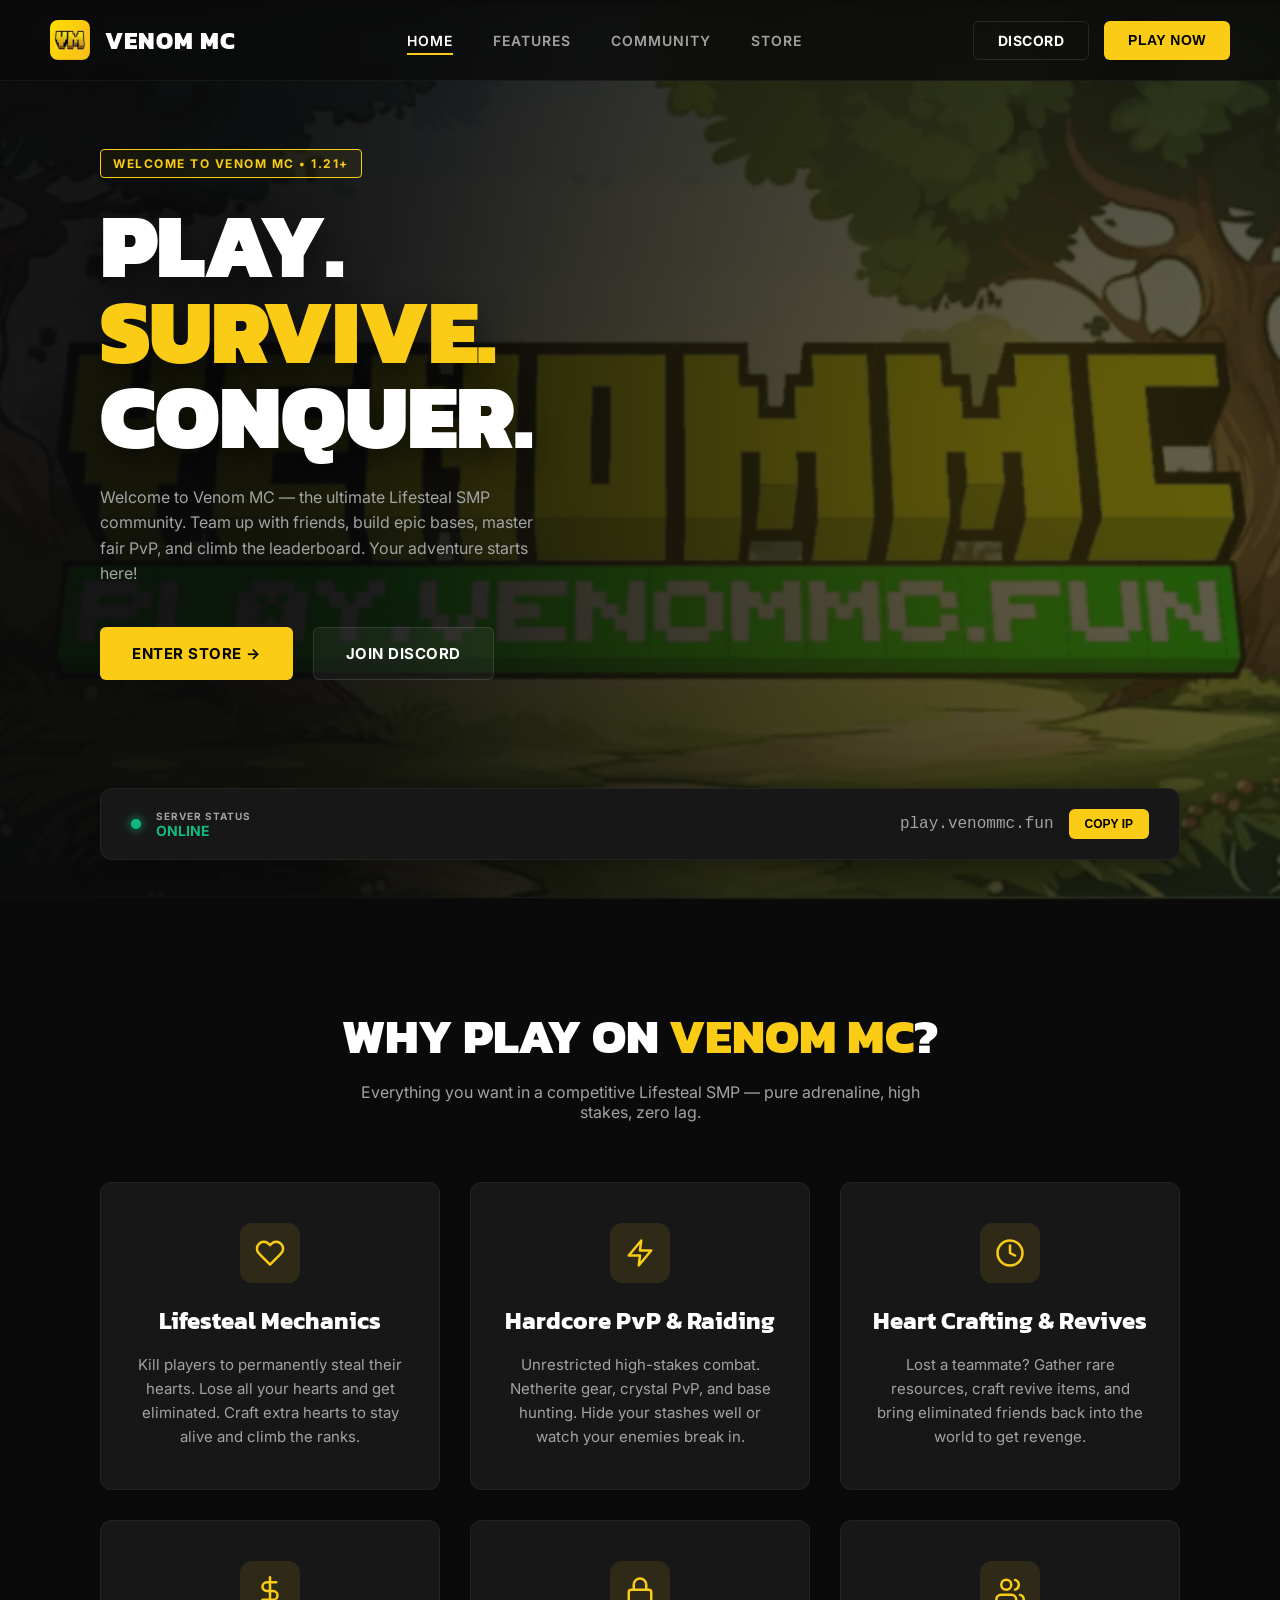
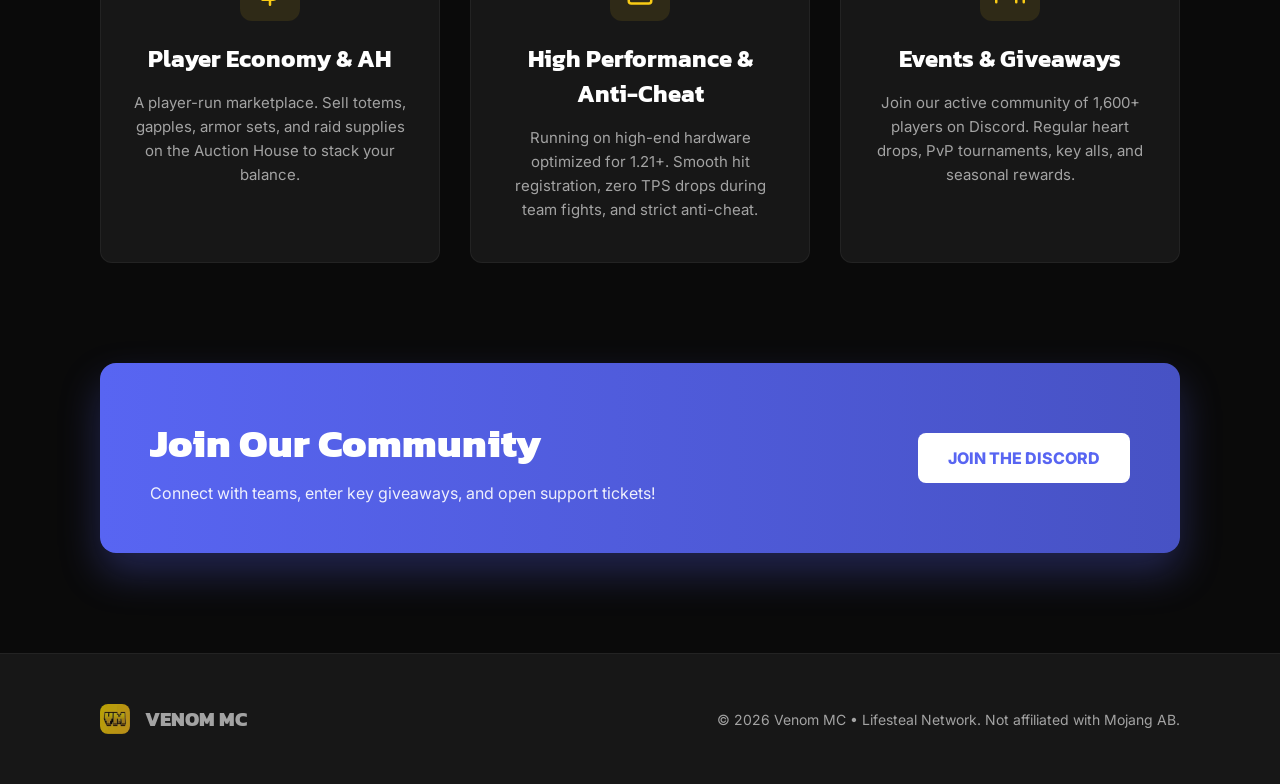
<file: index.html>
<!DOCTYPE html>
<html lang="en">
<head>
    <meta charset="UTF-8">
    <meta name="viewport" content="width=device-width, initial-scale=1.0">
    <title>Venom MC &bull; Lifesteal SMP</title>
    <link href="https://fonts.googleapis.com/css2?family=Kanit:wght@400;700;800;900&family=Inter:wght@400;500;600;700&display=swap" rel="stylesheet">
    <link rel="icon" type="image/png" href="favicon.png">
    <style>
        :root {
            --color-primary: #facc15;
            --color-primary-dark: #ca8a04;
            --bg-dark: #0a0a0a;
            --bg-panel: #171717;
            --bg-card: #1f1f1f;
            --text-light: #ffffff;
            --text-muted: #a3a3a3;
        }

        * {
            margin: 0;
            padding: 0;
            box-sizing: border-box;
        }

        body {
            font-family: 'Inter', sans-serif;
            background-color: var(--bg-dark);
            color: var(--text-light);
            min-height: 100vh;
            display: flex;
            flex-direction: column;
            overflow-x: hidden;
        }

        .hero-section {
            background-image: 
                radial-gradient(circle at 80% 50%, rgba(250, 204, 21, 0.15) 0%, transparent 60%),
                linear-gradient(to right, rgba(10, 10, 10, 0.95) 20%, rgba(10, 10, 10, 0.7) 100%),
                url('header_bg.jpg');
            background-size: cover, cover, cover;
            background-position: center, center, center;
            background-attachment: fixed;
            min-height: 100vh;
            display: flex;
            flex-direction: column;
        }

        /* Navbar */
        nav {
            display: flex;
            justify-content: space-between;
            align-items: center;
            padding: 20px 50px;
            border-bottom: 1px solid rgba(255, 255, 255, 0.05);
            background: rgba(10, 10, 10, 0.8);
            backdrop-filter: blur(10px);
            position: sticky;
            top: 0;
            z-index: 100;
        }

        .nav-left {
            display: flex;
            align-items: center;
            gap: 15px;
            font-family: 'Kanit', sans-serif;
            font-size: 24px;
            font-weight: 800;
            letter-spacing: 1px;
        }

        .nav-logo {
            height: 40px;
            max-height: 40px;
            width: auto;
            max-width: 40px;
            object-fit: contain;
            border-radius: 8px;
            display: inline-block;
        }

        .nav-center {
            display: flex;
            gap: 40px;
        }

        .nav-link {
            color: var(--text-muted);
            text-decoration: none;
            font-weight: 600;
            font-size: 14px;
            text-transform: uppercase;
            letter-spacing: 1px;
            transition: color 0.3s ease;
            position: relative;
        }

        .nav-link:hover, .nav-link.active {
            color: var(--text-light);
        }

        .nav-link.active::after {
            content: '';
            position: absolute;
            bottom: -6px;
            left: 0;
            width: 100%;
            height: 2px;
            background-color: var(--color-primary);
        }

        .nav-right {
            display: flex;
            gap: 15px;
        }

        .btn {
            padding: 10px 24px;
            border-radius: 6px;
            font-weight: 700;
            font-size: 14px;
            text-transform: uppercase;
            letter-spacing: 0.5px;
            cursor: pointer;
            text-decoration: none;
            transition: all 0.3s ease;
            display: inline-flex;
            align-items: center;
            justify-content: center;
            border: none;
        }

        .btn-outline {
            background: transparent;
            color: var(--text-light);
            border: 1px solid rgba(255, 255, 255, 0.1);
        }

        .btn-outline:hover {
            background: rgba(255, 255, 255, 0.05);
            border-color: rgba(255, 255, 255, 0.2);
        }

        .btn-primary {
            background: var(--color-primary);
            color: #000;
        }

        .btn-primary:hover {
            background: var(--color-primary-dark);
            transform: translateY(-2px);
            box-shadow: 0 4px 15px rgba(250, 204, 21, 0.3);
        }

        .btn-dark {
            background: rgba(255, 255, 255, 0.05);
            color: var(--text-light);
            border: 1px solid rgba(255, 255, 255, 0.1);
        }

        .btn-dark:hover {
            background: rgba(255, 255, 255, 0.1);
        }

        /* Hero Section */
        .hero {
            flex-grow: 1;
            display: flex;
            flex-direction: column;
            justify-content: center;
            padding: 0 100px;
            position: relative;
        }

        .hero-tag {
            display: inline-block;
            border: 1px solid var(--color-primary);
            color: var(--color-primary);
            padding: 6px 12px;
            border-radius: 4px;
            font-size: 12px;
            font-weight: 700;
            letter-spacing: 1.5px;
            text-transform: uppercase;
            margin-bottom: 25px;
            background: rgba(250, 204, 21, 0.05);
            width: fit-content;
        }

        .hero-title {
            font-family: 'Kanit', sans-serif;
            font-size: 90px;
            font-weight: 900;
            line-height: 0.95;
            text-transform: uppercase;
            margin-bottom: 25px;
            letter-spacing: -1px;
            text-shadow: 0 10px 30px rgba(0,0,0,0.5);
        }

        .text-yellow {
            color: var(--color-primary);
        }

        .hero-desc {
            color: var(--text-muted);
            font-size: 16px;
            max-width: 450px;
            line-height: 1.6;
            margin-bottom: 40px;
        }

        .hero-buttons {
            display: flex;
            gap: 20px;
        }

        .btn-large {
            padding: 16px 32px;
            font-size: 15px;
            gap: 10px;
        }

        /* Status Bar */
        .status-bar {
            margin: 40px 100px;
            background: var(--bg-panel);
            border: 1px solid rgba(255, 255, 255, 0.05);
            border-radius: 12px;
            padding: 20px 30px;
            display: flex;
            justify-content: space-between;
            align-items: center;
            box-shadow: 0 10px 30px rgba(0,0,0,0.4);
        }

        .status-left {
            display: flex;
            align-items: center;
            gap: 15px;
        }

        .status-dot {
            width: 10px;
            height: 10px;
            background: #10b981;
            border-radius: 50%;
            box-shadow: 0 0 10px #10b981;
            animation: pulse 2s infinite;
        }

        @keyframes pulse {
            0% { transform: scale(1); opacity: 1; }
            50% { transform: scale(1.2); opacity: 0.7; }
            100% { transform: scale(1); opacity: 1; }
        }

        .status-text {
            display: flex;
            flex-direction: column;
        }

        .status-label {
            color: var(--text-muted);
            font-size: 10px;
            font-weight: 700;
            text-transform: uppercase;
            letter-spacing: 1px;
        }

        .status-value {
            color: #10b981;
            font-size: 14px;
            font-weight: 700;
            text-transform: uppercase;
        }

        .status-right {
            display: flex;
            align-items: center;
            gap: 15px;
        }

        .ip-text {
            color: var(--text-muted);
            font-family: monospace;
            font-size: 16px;
        }

        .btn-copy {
            background: var(--color-primary);
            color: #000;
            border: none;
            padding: 8px 16px;
            border-radius: 6px;
            font-weight: 800;
            font-size: 12px;
            cursor: pointer;
            transition: all 0.2s ease;
        }

        .btn-copy:hover {
            background: var(--color-primary-dark);
        }

        /* Features Section */
        .features-section {
            padding: 100px;
            background-color: var(--bg-dark);
            text-align: center;
        }
        
        .section-title {
            font-family: 'Kanit', sans-serif;
            font-size: 48px;
            font-weight: 800;
            text-transform: uppercase;
            margin-bottom: 10px;
        }
        
        .section-subtitle {
            color: var(--text-muted);
            font-size: 16px;
            margin-bottom: 60px;
            max-width: 600px;
            margin-left: auto;
            margin-right: auto;
        }

        .features-grid {
            display: grid;
            grid-template-columns: repeat(3, 1fr);
            gap: 30px;
        }

        .feature-card {
            background: var(--bg-panel);
            border: 1px solid rgba(255,255,255,0.05);
            border-radius: 12px;
            padding: 40px 30px;
            transition: transform 0.3s ease, border-color 0.3s ease;
        }

        .feature-card:hover {
            transform: translateY(-10px);
            border-color: rgba(250, 204, 21, 0.4);
        }

        .feature-icon {
            width: 60px;
            height: 60px;
            background: rgba(250, 204, 21, 0.1);
            border-radius: 12px;
            display: flex;
            align-items: center;
            justify-content: center;
            margin: 0 auto 20px auto;
            color: var(--color-primary);
        }

        .feature-icon svg {
            width: 30px;
            height: 30px;
        }

        .feature-title {
            font-family: 'Kanit', sans-serif;
            font-size: 24px;
            font-weight: 700;
            margin-bottom: 15px;
        }

        .feature-desc {
            color: var(--text-muted);
            font-size: 15px;
            line-height: 1.6;
        }

        /* Discord Banner */
        .discord-banner {
            background: linear-gradient(90deg, #5865F2 0%, #4752C4 100%);
            margin: 0 100px 100px 100px;
            border-radius: 16px;
            padding: 50px;
            display: flex;
            justify-content: space-between;
            align-items: center;
            box-shadow: 0 20px 40px rgba(88, 101, 242, 0.3);
        }

        .discord-text h2 {
            font-family: 'Kanit', sans-serif;
            font-size: 40px;
            font-weight: 800;
            margin-bottom: 10px;
        }

        .discord-text p {
            font-size: 16px;
            opacity: 0.9;
        }

        .btn-discord {
            background: white;
            color: #5865F2;
            padding: 15px 30px;
            border-radius: 8px;
            font-weight: 800;
            font-size: 16px;
            text-transform: uppercase;
            text-decoration: none;
            transition: transform 0.2s ease;
        }

        .btn-discord:hover {
            transform: scale(1.05);
        }

        /* Footer */
        footer {
            background: var(--bg-panel);
            padding: 50px 100px;
            display: flex;
            justify-content: space-between;
            align-items: center;
            border-top: 1px solid rgba(255,255,255,0.05);
        }

        .footer-left {
            display: flex;
            align-items: center;
            gap: 15px;
            font-family: 'Kanit', sans-serif;
            font-size: 20px;
            font-weight: 800;
            color: var(--text-muted);
        }

        .footer-left img {
            height: 30px;
            opacity: 0.7;
        }

        .footer-right {
            color: var(--text-muted);
            font-size: 14px;
        }

        /* Responsive */
        @media (max-width: 1024px) {
            .features-grid {
                grid-template-columns: repeat(2, 1fr);
            }
        }

        @media (max-width: 900px) {
            nav, .hero, .features-section, .discord-banner, footer {
                padding-left: 30px;
                padding-right: 30px;
            }
            nav {
                flex-direction: column;
                gap: 20px;
            }
            .hero {
                text-align: center;
                align-items: center;
                padding-top: 40px;
            }
            .hero-title {
                font-size: 60px;
            }
            .status-bar {
                margin: 20px 30px;
                flex-direction: column;
                gap: 20px;
            }
            .features-grid {
                grid-template-columns: 1fr;
            }
            .discord-banner {
                flex-direction: column;
                text-align: center;
                gap: 30px;
                margin-left: 30px;
                margin-right: 30px;
            }
            footer {
                flex-direction: column;
                gap: 20px;
            }
        }
    </style>
</head>
<body>

    <div class="hero-section">
        <!-- Navbar -->
        <nav>
            <div class="nav-left">
                <img src="vm_logo.png" alt="Venom MC Logo" class="nav-logo">
                VENOM MC
            </div>
            <div class="nav-center">
                <a href="#" class="nav-link active">Home</a>
                <a href="#features" class="nav-link">Features</a>
                <a href="#community" class="nav-link">Community</a>
                <a href="store.html" class="nav-link">Store</a> 
            </div>
            <div class="nav-right">
                <a href="https://discord.gg/KCAyPgyaUP" class="btn btn-outline" target="_blank">Discord</a>
                <button class="btn btn-primary" onclick="copyIP()">Play Now</button>
            </div>
        </nav>

        <!-- Hero Content -->
        <section class="hero">
            <div class="hero-tag">WELCOME TO VENOM MC &bull; 1.21+</div>
            
            <h1 class="hero-title">
                PLAY.<br>
                <span class="text-yellow">SURVIVE.</span><br>
                CONQUER.
            </h1>
            
            <p class="hero-desc">
                Welcome to Venom MC &mdash; the ultimate Lifesteal SMP community. Team up with friends, build epic bases, master fair PvP, and climb the leaderboard. Your adventure starts here!
            </p>
            
            <div class="hero-buttons">
                <a href="store.html" class="btn btn-primary btn-large">
                    ENTER STORE &rarr;
                </a>
                <a href="https://discord.gg/KCAyPgyaUP" target="_blank" class="btn btn-dark btn-large">
                    JOIN DISCORD
                </a>
            </div>
        </section>

        <!-- Status Bar -->
        <div class="status-bar">
            <div class="status-left">
                <div class="status-dot"></div>
                <div class="status-text">
                    <span class="status-label">Server Status</span>
                    <span class="status-value" id="landing-player-count">ONLINE</span>
                </div>
            </div>
            <div class="status-right">
                <span class="ip-text">play.venommc.fun</span>
                <button class="btn-copy" onclick="copyIP()">COPY IP</button>
            </div>
        </div>
    </div>

    <!-- Features Section -->
    <section id="features" class="features-section">
        <h2 class="section-title">Why Play on <span class="text-yellow">Venom MC</span>?</h2>
        <p class="section-subtitle">Everything you want in a competitive Lifesteal SMP &mdash; pure adrenaline, high stakes, zero lag.</p>
        
        <div class="features-grid">
            <!-- Feature 1 -->
            <div class="feature-card">
                <div class="feature-icon">
                    <svg viewBox="0 0 24 24" fill="none" stroke="currentColor" stroke-width="2" stroke-linecap="round" stroke-linejoin="round"><path d="M20.84 4.61a5.5 5.5 0 0 0-7.78 0L12 5.67l-1.06-1.06a5.5 5.5 0 0 0-7.78 7.78l1.06 1.06L12 21.23l7.78-7.78 1.06-1.06a5.5 5.5 0 0 0 0-7.78z"></path></svg>
                </div>
                <h3 class="feature-title">Lifesteal Mechanics</h3>
                <p class="feature-desc">Kill players to permanently steal their hearts. Lose all your hearts and get eliminated. Craft extra hearts to stay alive and climb the ranks.</p>
            </div>
            
            <!-- Feature 2 -->
            <div class="feature-card">
                <div class="feature-icon">
                    <svg viewBox="0 0 24 24" fill="none" stroke="currentColor" stroke-width="2" stroke-linecap="round" stroke-linejoin="round"><polygon points="13 2 3 14 12 14 11 22 21 10 12 10 13 2"></polygon></svg>
                </div>
                <h3 class="feature-title">Hardcore PvP & Raiding</h3>
                <p class="feature-desc">Unrestricted high-stakes combat. Netherite gear, crystal PvP, and base hunting. Hide your stashes well or watch your enemies break in.</p>
            </div>
            
            <!-- Feature 3 -->
            <div class="feature-card">
                <div class="feature-icon">
                    <svg viewBox="0 0 24 24" fill="none" stroke="currentColor" stroke-width="2" stroke-linecap="round" stroke-linejoin="round"><circle cx="12" cy="12" r="10"></circle><polyline points="12 6 12 12 16 14"></polyline></svg>
                </div>
                <h3 class="feature-title">Heart Crafting & Revives</h3>
                <p class="feature-desc">Lost a teammate? Gather rare resources, craft revive items, and bring eliminated friends back into the world to get revenge.</p>
            </div>
            
            <!-- Feature 4 -->
            <div class="feature-card">
                <div class="feature-icon">
                    <svg viewBox="0 0 24 24" fill="none" stroke="currentColor" stroke-width="2" stroke-linecap="round" stroke-linejoin="round"><line x1="12" y1="1" x2="12" y2="23"></line><path d="M17 5H9.5a3.5 3.5 0 0 0 0 7h5a3.5 3.5 0 0 1 0 7H6"></path></svg>
                </div>
                <h3 class="feature-title">Player Economy & AH</h3>
                <p class="feature-desc">A player-run marketplace. Sell totems, gapples, armor sets, and raid supplies on the Auction House to stack your balance.</p>
            </div>
            
            <!-- Feature 5 -->
            <div class="feature-card">
                <div class="feature-icon">
                    <svg viewBox="0 0 24 24" fill="none" stroke="currentColor" stroke-width="2" stroke-linecap="round" stroke-linejoin="round"><rect x="3" y="11" width="18" height="11" rx="2" ry="2"></rect><path d="M7 11V7a5 5 0 0 1 10 0v4"></path></svg>
                </div>
                <h3 class="feature-title">High Performance & Anti-Cheat</h3>
                <p class="feature-desc">Running on high-end hardware optimized for 1.21+. Smooth hit registration, zero TPS drops during team fights, and strict anti-cheat.</p>
            </div>
            
            <!-- Feature 6 -->
            <div class="feature-card">
                <div class="feature-icon">
                    <svg viewBox="0 0 24 24" fill="none" stroke="currentColor" stroke-width="2" stroke-linecap="round" stroke-linejoin="round"><path d="M17 21v-2a4 4 0 0 0-4-4H5a4 4 0 0 0-4 4v2"></path><circle cx="9" cy="7" r="4"></circle><path d="M23 21v-2a4 4 0 0 0-3-3.87"></path><path d="M16 3.13a4 4 0 0 1 0 7.75"></path></svg>
                </div>
                <h3 class="feature-title">Events & Giveaways</h3>
                <p class="feature-desc">Join our active community of 1,600+ players on Discord. Regular heart drops, PvP tournaments, key alls, and seasonal rewards.</p>
            </div>
        </div>
    </section>

    <!-- Discord Banner -->
    <section id="community" class="discord-banner">
        <div class="discord-text">
            <h2>Join Our Community</h2>
            <p>Connect with teams, enter key giveaways, and open support tickets!</p>
        </div>
        <a href="https://discord.gg/KCAyPgyaUP" target="_blank" class="btn-discord">
            Join the Discord
        </a>
    </section>

    <!-- Footer -->
    <footer>
        <div class="footer-left">
            <img src="vm_logo.png" alt="Logo" class="nav-logo">
            VENOM MC
        </div>
        <div class="footer-right">
            &copy; 2026 Venom MC &bull; Lifesteal Network. Not affiliated with Mojang AB.
        </div>
    </footer>

    <script>
        function copyIP() {
            navigator.clipboard.writeText('play.venommc.fun').then(() => {
                const btns = document.querySelectorAll('.btn-copy');
                btns.forEach(btn => {
                    const originalText = btn.innerText;
                    btn.innerText = 'COPIED!';
                    setTimeout(() => {
                        btn.innerText = originalText;
                    }, 2000);
                });
            });
        }

        // Live Minecraft Player Count Fetch
        async function fetchLiveCount() {
            try {
                const res = await fetch('https://api.mcsrvstat.us/2/play.venommc.fun');
                const data = await res.json();
                const el = document.getElementById('landing-player-count');
                if (el && data) {
                    if (data.online) {
                        el.innerText = 'Online (' + (data.players ? data.players.online : 0) + ' Players)';
                    } else {
                        el.innerText = 'ONLINE';
                    }
                }
            } catch(e) {}
        }
        fetchLiveCount();
        setInterval(fetchLiveCount, 10000);
    </script>
</body>
</html>
</file>
